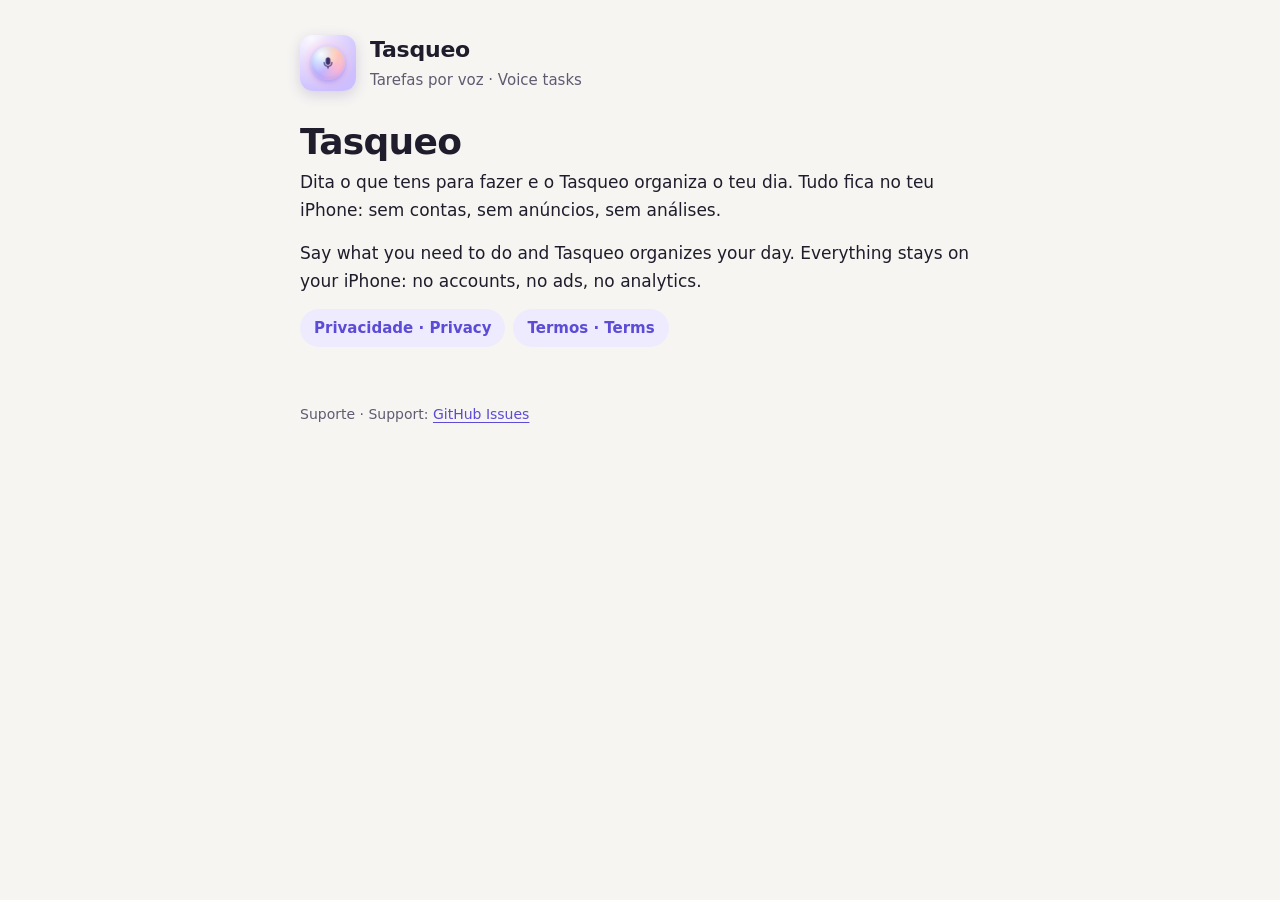
<file: index.html>
<!doctype html>
<html lang="pt-PT">
<head>
<meta charset="utf-8">
<meta name="viewport" content="width=device-width, initial-scale=1, viewport-fit=cover">
<title>Tasqueo · Tarefas por voz</title>
<meta name="description" content="Tasqueo: tarefas por voz, privadas, no teu iPhone. Política de privacidade e termos de utilização.">
<link rel="icon" href="icon.png">
<link rel="apple-touch-icon" href="apple-touch-icon.png">
<link rel="stylesheet" href="style.css">
</head>
<body>
<div class="wrap">
  <div class="site-head">
    <img src="icon.png" alt="" width="56" height="56">
    <div><div class="name">Tasqueo</div><div class="sub">Tarefas por voz · Voice tasks</div></div>
  </div>

  <h1>Tasqueo</h1>
  <p lang="pt-PT">Dita o que tens para fazer e o Tasqueo organiza o teu dia. Tudo fica no teu iPhone: sem contas, sem anúncios, sem análises.</p>
  <p lang="en">Say what you need to do and Tasqueo organizes your day. Everything stays on your iPhone: no accounts, no ads, no analytics.</p>

  <nav class="pages" aria-label="Páginas / Pages">
    <a href="privacy.html">Privacidade · Privacy</a>
    <a href="terms.html">Termos · Terms</a>
  </nav>

  <footer>Suporte · Support: <a href="https://github.com/franciscoesanto96-netizen/tasqueo-legal/issues">GitHub Issues</a></footer>
</div>
</body>
</html>
</file>
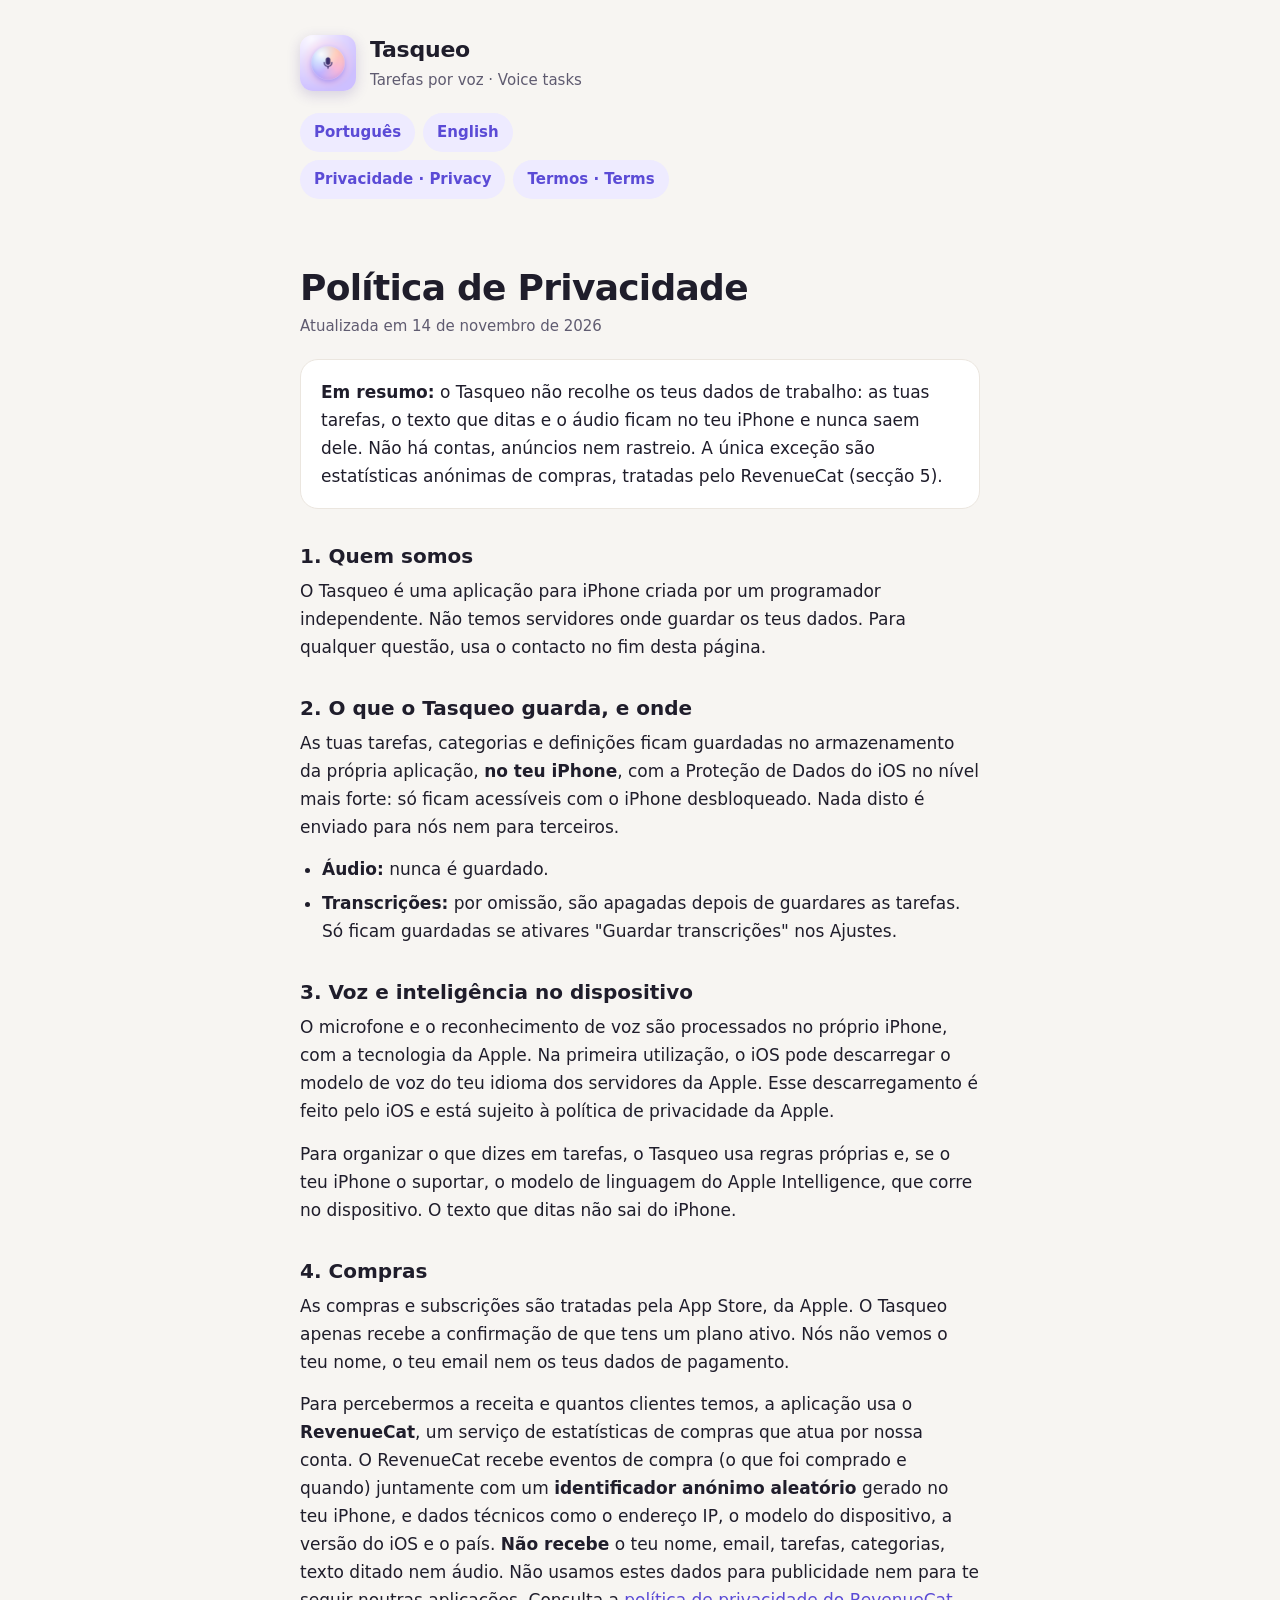
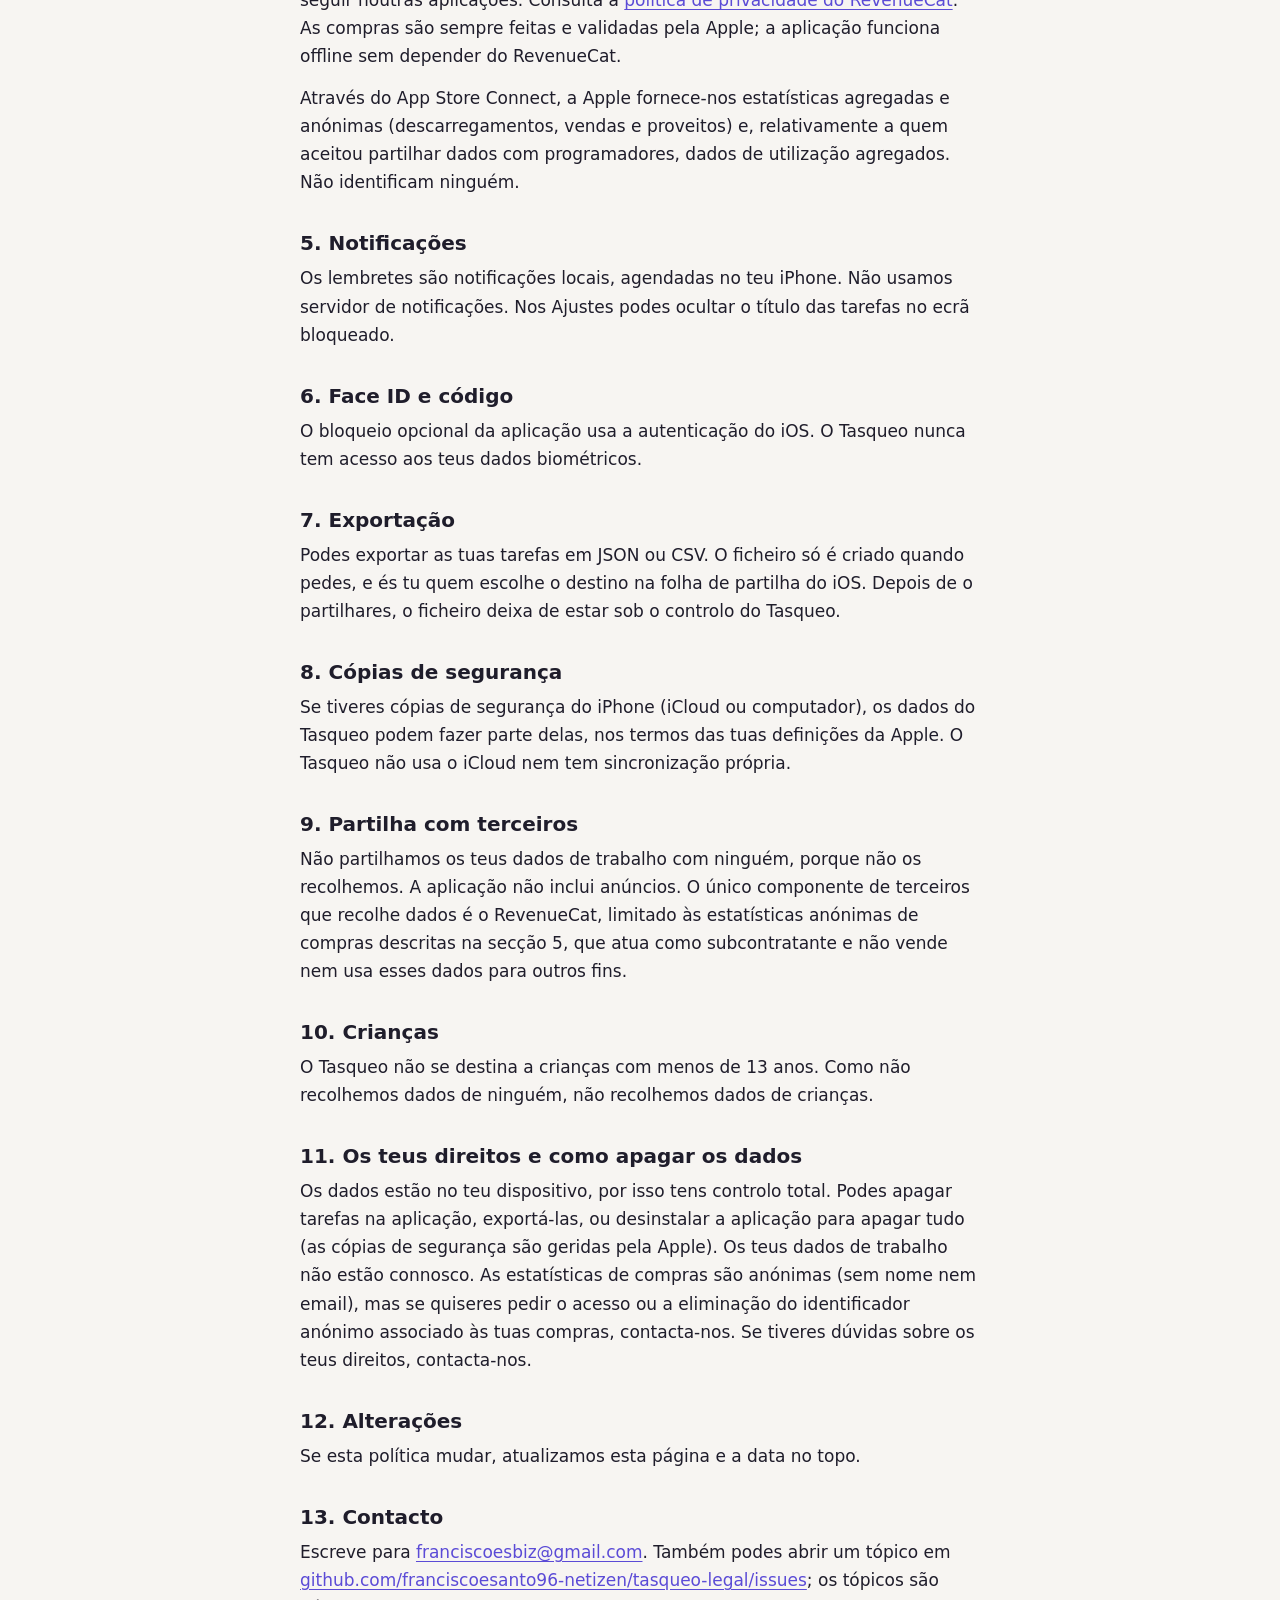
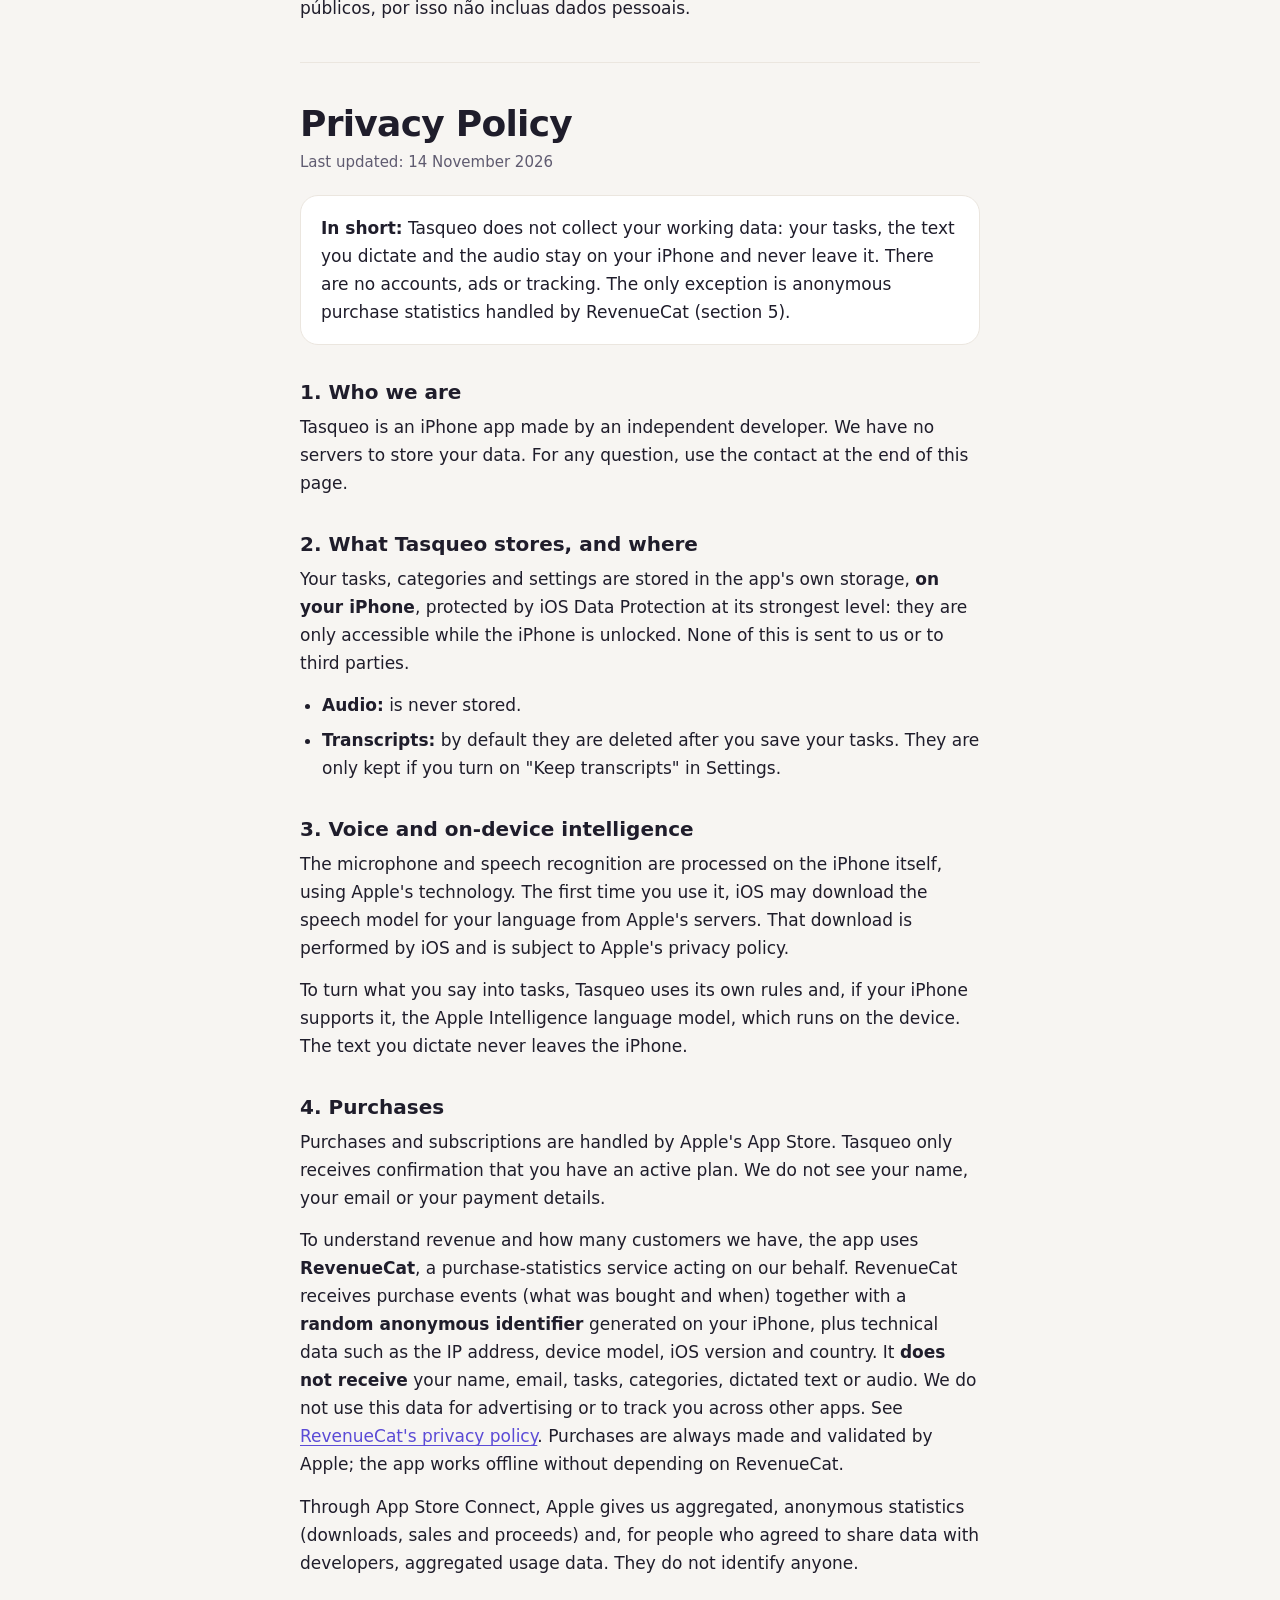
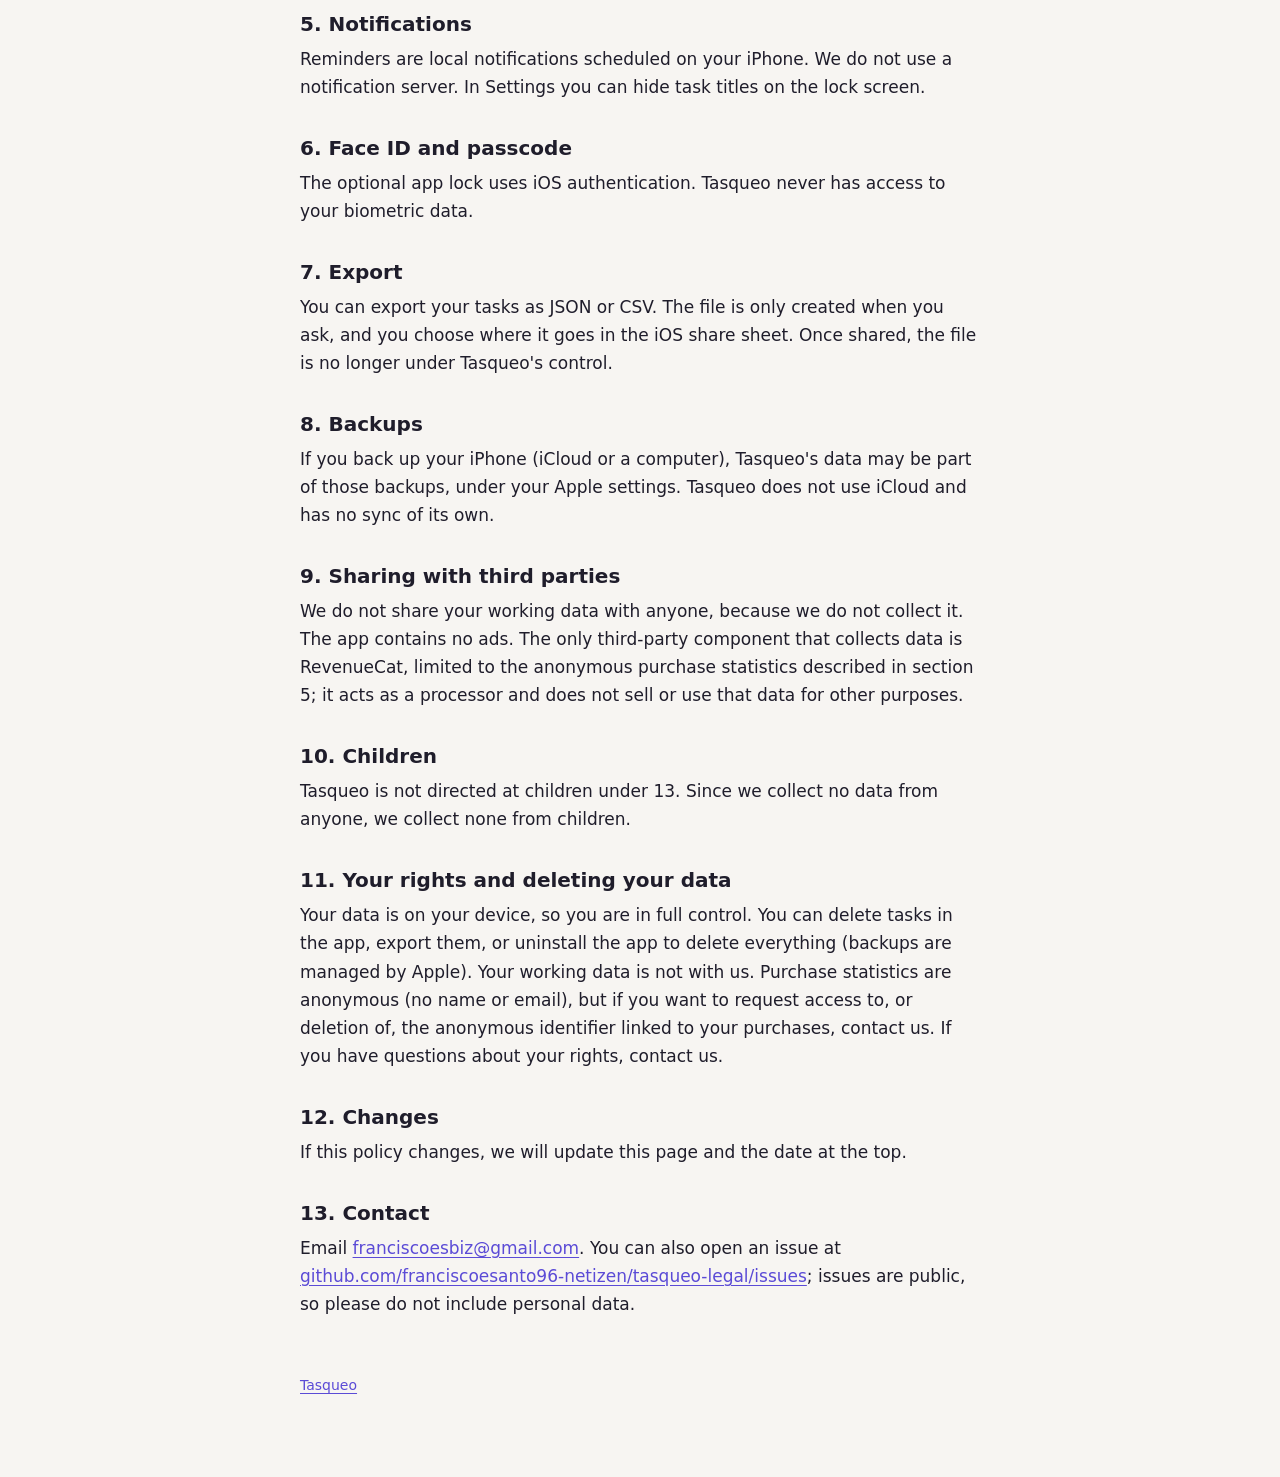
<file: privacy.html>
<!doctype html>
<html lang="pt-PT">
<head>
<meta charset="utf-8">
<meta name="viewport" content="width=device-width, initial-scale=1, viewport-fit=cover">
<title>Política de Privacidade · Privacy Policy · Tasqueo</title>
<meta name="description" content="Política de Privacidade do Tasqueo. O Tasqueo não recolhe os teus dados: tudo fica no teu iPhone.">
<link rel="icon" href="icon.png">
<link rel="apple-touch-icon" href="apple-touch-icon.png">
<link rel="stylesheet" href="style.css">
</head>
<body>
<div class="wrap">
  <div class="site-head">
    <img src="icon.png" alt="" width="56" height="56">
    <div><div class="name">Tasqueo</div><div class="sub">Tarefas por voz · Voice tasks</div></div>
  </div>
  <nav class="langs" aria-label="Idioma / Language"><a href="#pt" hreflang="pt-PT">Português</a><a href="#en" hreflang="en">English</a></nav>
  <nav class="pages" aria-label="Páginas / Pages"><a href="privacy.html" aria-current="page">Privacidade · Privacy</a><a href="terms.html">Termos · Terms</a></nav>

  <section class="lang" id="pt" lang="pt-PT">
    <h1>Política de Privacidade</h1>
    <p class="updated">Atualizada em 14 de novembro de 2026</p>
    <div class="summary"><p><strong>Em resumo:</strong> o Tasqueo não recolhe os teus dados de trabalho: as tuas tarefas, o texto que ditas e o áudio ficam no teu iPhone e nunca saem dele. Não há contas, anúncios nem rastreio. A única exceção são estatísticas anónimas de compras, tratadas pelo RevenueCat (secção 5).</p></div>

    <h2>1. Quem somos</h2>
    <p>O Tasqueo é uma aplicação para iPhone criada por um programador independente. Não temos servidores onde guardar os teus dados. Para qualquer questão, usa o contacto no fim desta página.</p>

    <h2>2. O que o Tasqueo guarda, e onde</h2>
    <p>As tuas tarefas, categorias e definições ficam guardadas no armazenamento da própria aplicação, <strong>no teu iPhone</strong>, com a Proteção de Dados do iOS no nível mais forte: só ficam acessíveis com o iPhone desbloqueado. Nada disto é enviado para nós nem para terceiros.</p>
    <ul>
      <li><strong>Áudio:</strong> nunca é guardado.</li>
      <li><strong>Transcrições:</strong> por omissão, são apagadas depois de guardares as tarefas. Só ficam guardadas se ativares "Guardar transcrições" nos Ajustes.</li>
    </ul>

    <h2>3. Voz e inteligência no dispositivo</h2>
    <p>O microfone e o reconhecimento de voz são processados no próprio iPhone, com a tecnologia da Apple. Na primeira utilização, o iOS pode descarregar o modelo de voz do teu idioma dos servidores da Apple. Esse descarregamento é feito pelo iOS e está sujeito à política de privacidade da Apple.</p>
    <p>Para organizar o que dizes em tarefas, o Tasqueo usa regras próprias e, se o teu iPhone o suportar, o modelo de linguagem do Apple Intelligence, que corre no dispositivo. O texto que ditas não sai do iPhone.</p>

    <h2>4. Compras</h2>
    <p>As compras e subscrições são tratadas pela App Store, da Apple. O Tasqueo apenas recebe a confirmação de que tens um plano ativo. Nós não vemos o teu nome, o teu email nem os teus dados de pagamento.</p>
    <p>Para percebermos a receita e quantos clientes temos, a aplicação usa o <strong>RevenueCat</strong>, um serviço de estatísticas de compras que atua por nossa conta. O RevenueCat recebe eventos de compra (o que foi comprado e quando) juntamente com um <strong>identificador anónimo aleatório</strong> gerado no teu iPhone, e dados técnicos como o endereço IP, o modelo do dispositivo, a versão do iOS e o país. <strong>Não recebe</strong> o teu nome, email, tarefas, categorias, texto ditado nem áudio. Não usamos estes dados para publicidade nem para te seguir noutras aplicações. Consulta a <a href="https://www.revenuecat.com/privacy">política de privacidade do RevenueCat</a>. As compras são sempre feitas e validadas pela Apple; a aplicação funciona offline sem depender do RevenueCat.</p>
    <p>Através do App Store Connect, a Apple fornece-nos estatísticas agregadas e anónimas (descarregamentos, vendas e proveitos) e, relativamente a quem aceitou partilhar dados com programadores, dados de utilização agregados. Não identificam ninguém.</p>

    <h2>5. Notificações</h2>
    <p>Os lembretes são notificações locais, agendadas no teu iPhone. Não usamos servidor de notificações. Nos Ajustes podes ocultar o título das tarefas no ecrã bloqueado.</p>

    <h2>6. Face ID e código</h2>
    <p>O bloqueio opcional da aplicação usa a autenticação do iOS. O Tasqueo nunca tem acesso aos teus dados biométricos.</p>

    <h2>7. Exportação</h2>
    <p>Podes exportar as tuas tarefas em JSON ou CSV. O ficheiro só é criado quando pedes, e és tu quem escolhe o destino na folha de partilha do iOS. Depois de o partilhares, o ficheiro deixa de estar sob o controlo do Tasqueo.</p>

    <h2>8. Cópias de segurança</h2>
    <p>Se tiveres cópias de segurança do iPhone (iCloud ou computador), os dados do Tasqueo podem fazer parte delas, nos termos das tuas definições da Apple. O Tasqueo não usa o iCloud nem tem sincronização própria.</p>

    <h2>9. Partilha com terceiros</h2>
    <p>Não partilhamos os teus dados de trabalho com ninguém, porque não os recolhemos. A aplicação não inclui anúncios. O único componente de terceiros que recolhe dados é o RevenueCat, limitado às estatísticas anónimas de compras descritas na secção 5, que atua como subcontratante e não vende nem usa esses dados para outros fins.</p>

    <h2>10. Crianças</h2>
    <p>O Tasqueo não se destina a crianças com menos de 13 anos. Como não recolhemos dados de ninguém, não recolhemos dados de crianças.</p>

    <h2>11. Os teus direitos e como apagar os dados</h2>
    <p>Os dados estão no teu dispositivo, por isso tens controlo total. Podes apagar tarefas na aplicação, exportá-las, ou desinstalar a aplicação para apagar tudo (as cópias de segurança são geridas pela Apple). Os teus dados de trabalho não estão connosco. As estatísticas de compras são anónimas (sem nome nem email), mas se quiseres pedir o acesso ou a eliminação do identificador anónimo associado às tuas compras, contacta-nos. Se tiveres dúvidas sobre os teus direitos, contacta-nos.</p>

    <h2>12. Alterações</h2>
    <p>Se esta política mudar, atualizamos esta página e a data no topo.</p>

    <h2>13. Contacto</h2>
    <p>Escreve para <a href="mailto:franciscoesbiz@gmail.com">franciscoesbiz@gmail.com</a>. Também podes abrir um tópico em <a href="https://github.com/franciscoesanto96-netizen/tasqueo-legal/issues">github.com/franciscoesanto96-netizen/tasqueo-legal/issues</a>; os tópicos são públicos, por isso não incluas dados pessoais.</p>
  </section>

  <section class="lang" id="en" lang="en">
    <h1>Privacy Policy</h1>
    <p class="updated">Last updated: 14 November 2026</p>
    <div class="summary"><p><strong>In short:</strong> Tasqueo does not collect your working data: your tasks, the text you dictate and the audio stay on your iPhone and never leave it. There are no accounts, ads or tracking. The only exception is anonymous purchase statistics handled by RevenueCat (section 5).</p></div>

    <h2>1. Who we are</h2>
    <p>Tasqueo is an iPhone app made by an independent developer. We have no servers to store your data. For any question, use the contact at the end of this page.</p>

    <h2>2. What Tasqueo stores, and where</h2>
    <p>Your tasks, categories and settings are stored in the app's own storage, <strong>on your iPhone</strong>, protected by iOS Data Protection at its strongest level: they are only accessible while the iPhone is unlocked. None of this is sent to us or to third parties.</p>
    <ul>
      <li><strong>Audio:</strong> is never stored.</li>
      <li><strong>Transcripts:</strong> by default they are deleted after you save your tasks. They are only kept if you turn on "Keep transcripts" in Settings.</li>
    </ul>

    <h2>3. Voice and on-device intelligence</h2>
    <p>The microphone and speech recognition are processed on the iPhone itself, using Apple's technology. The first time you use it, iOS may download the speech model for your language from Apple's servers. That download is performed by iOS and is subject to Apple's privacy policy.</p>
    <p>To turn what you say into tasks, Tasqueo uses its own rules and, if your iPhone supports it, the Apple Intelligence language model, which runs on the device. The text you dictate never leaves the iPhone.</p>

    <h2>4. Purchases</h2>
    <p>Purchases and subscriptions are handled by Apple's App Store. Tasqueo only receives confirmation that you have an active plan. We do not see your name, your email or your payment details.</p>
    <p>To understand revenue and how many customers we have, the app uses <strong>RevenueCat</strong>, a purchase-statistics service acting on our behalf. RevenueCat receives purchase events (what was bought and when) together with a <strong>random anonymous identifier</strong> generated on your iPhone, plus technical data such as the IP address, device model, iOS version and country. It <strong>does not receive</strong> your name, email, tasks, categories, dictated text or audio. We do not use this data for advertising or to track you across other apps. See <a href="https://www.revenuecat.com/privacy">RevenueCat's privacy policy</a>. Purchases are always made and validated by Apple; the app works offline without depending on RevenueCat.</p>
    <p>Through App Store Connect, Apple gives us aggregated, anonymous statistics (downloads, sales and proceeds) and, for people who agreed to share data with developers, aggregated usage data. They do not identify anyone.</p>

    <h2>5. Notifications</h2>
    <p>Reminders are local notifications scheduled on your iPhone. We do not use a notification server. In Settings you can hide task titles on the lock screen.</p>

    <h2>6. Face ID and passcode</h2>
    <p>The optional app lock uses iOS authentication. Tasqueo never has access to your biometric data.</p>

    <h2>7. Export</h2>
    <p>You can export your tasks as JSON or CSV. The file is only created when you ask, and you choose where it goes in the iOS share sheet. Once shared, the file is no longer under Tasqueo's control.</p>

    <h2>8. Backups</h2>
    <p>If you back up your iPhone (iCloud or a computer), Tasqueo's data may be part of those backups, under your Apple settings. Tasqueo does not use iCloud and has no sync of its own.</p>

    <h2>9. Sharing with third parties</h2>
    <p>We do not share your working data with anyone, because we do not collect it. The app contains no ads. The only third-party component that collects data is RevenueCat, limited to the anonymous purchase statistics described in section 5; it acts as a processor and does not sell or use that data for other purposes.</p>

    <h2>10. Children</h2>
    <p>Tasqueo is not directed at children under 13. Since we collect no data from anyone, we collect none from children.</p>

    <h2>11. Your rights and deleting your data</h2>
    <p>Your data is on your device, so you are in full control. You can delete tasks in the app, export them, or uninstall the app to delete everything (backups are managed by Apple). Your working data is not with us. Purchase statistics are anonymous (no name or email), but if you want to request access to, or deletion of, the anonymous identifier linked to your purchases, contact us. If you have questions about your rights, contact us.</p>

    <h2>12. Changes</h2>
    <p>If this policy changes, we will update this page and the date at the top.</p>

    <h2>13. Contact</h2>
    <p>Email <a href="mailto:franciscoesbiz@gmail.com">franciscoesbiz@gmail.com</a>. You can also open an issue at <a href="https://github.com/franciscoesanto96-netizen/tasqueo-legal/issues">github.com/franciscoesanto96-netizen/tasqueo-legal/issues</a>; issues are public, so please do not include personal data.</p>
  </section>

  <footer><a href="./">Tasqueo</a></footer>
</div>
</body>
</html>
</file>
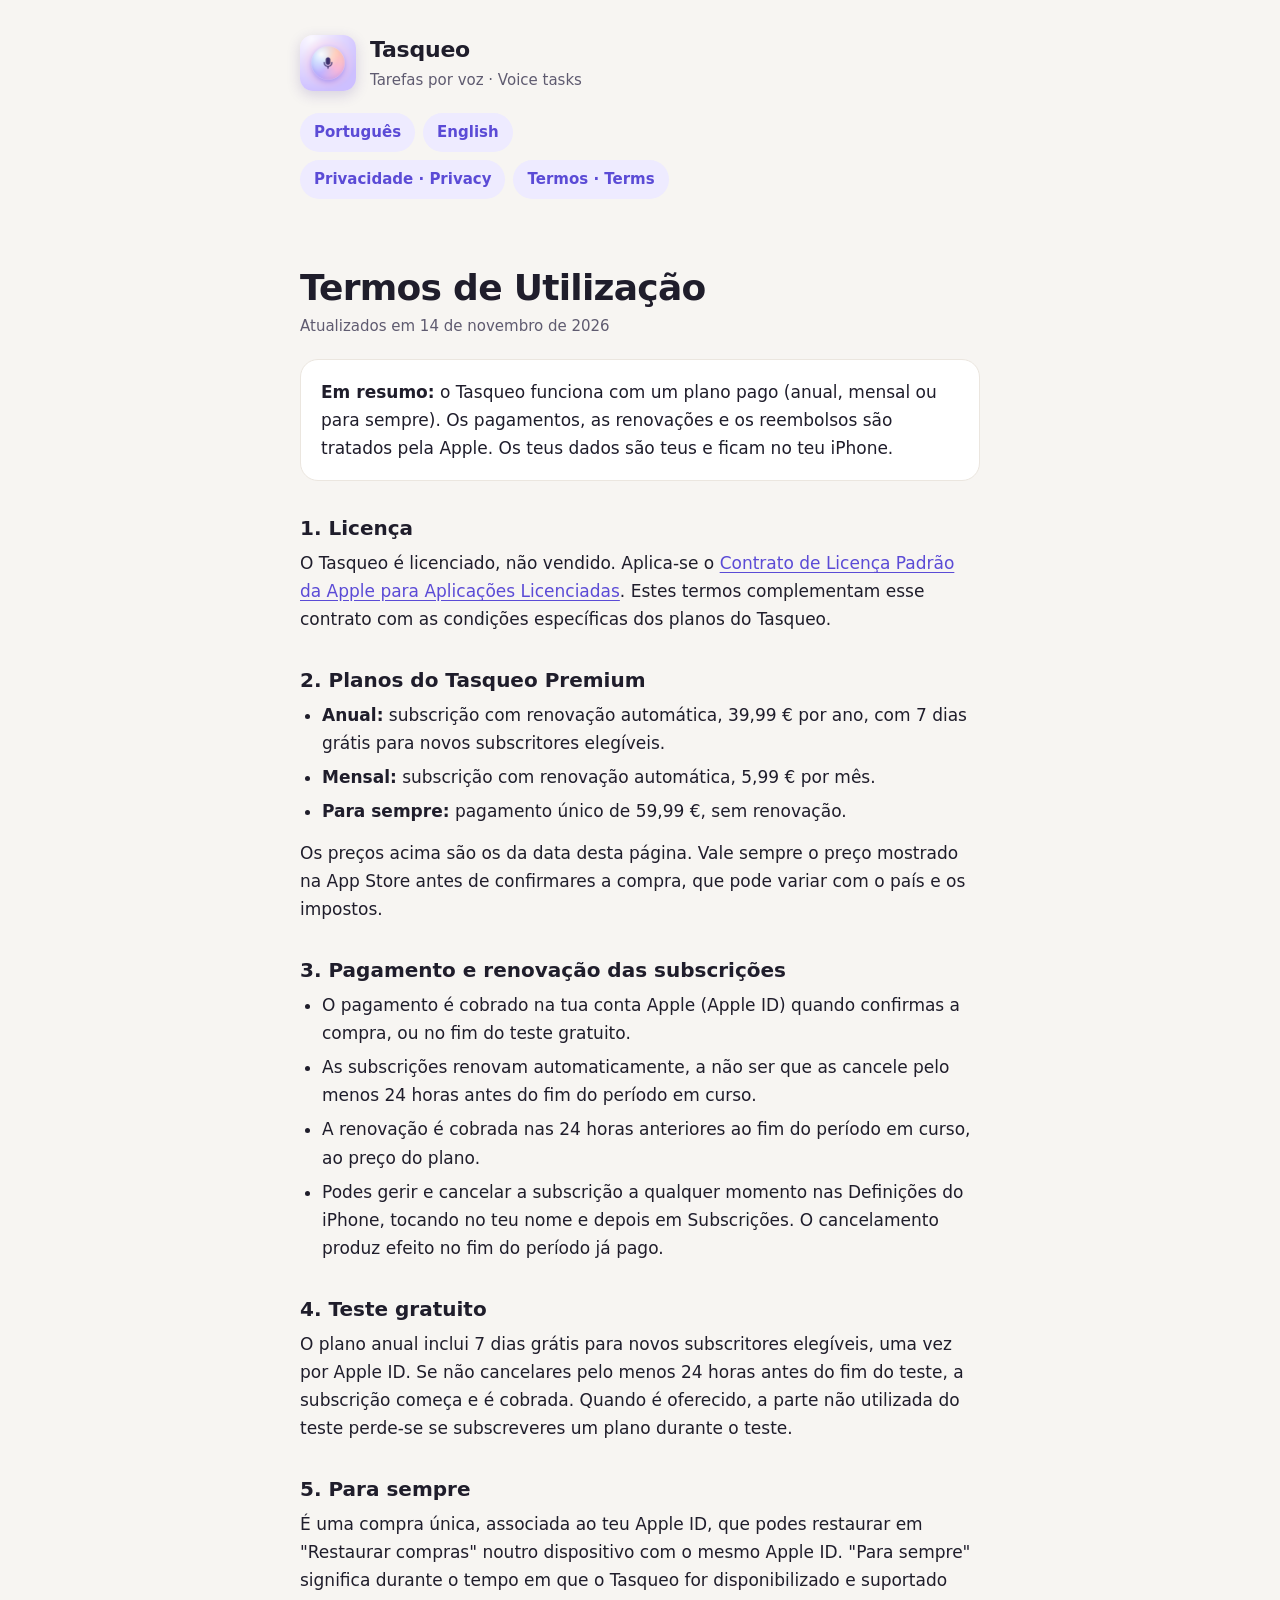
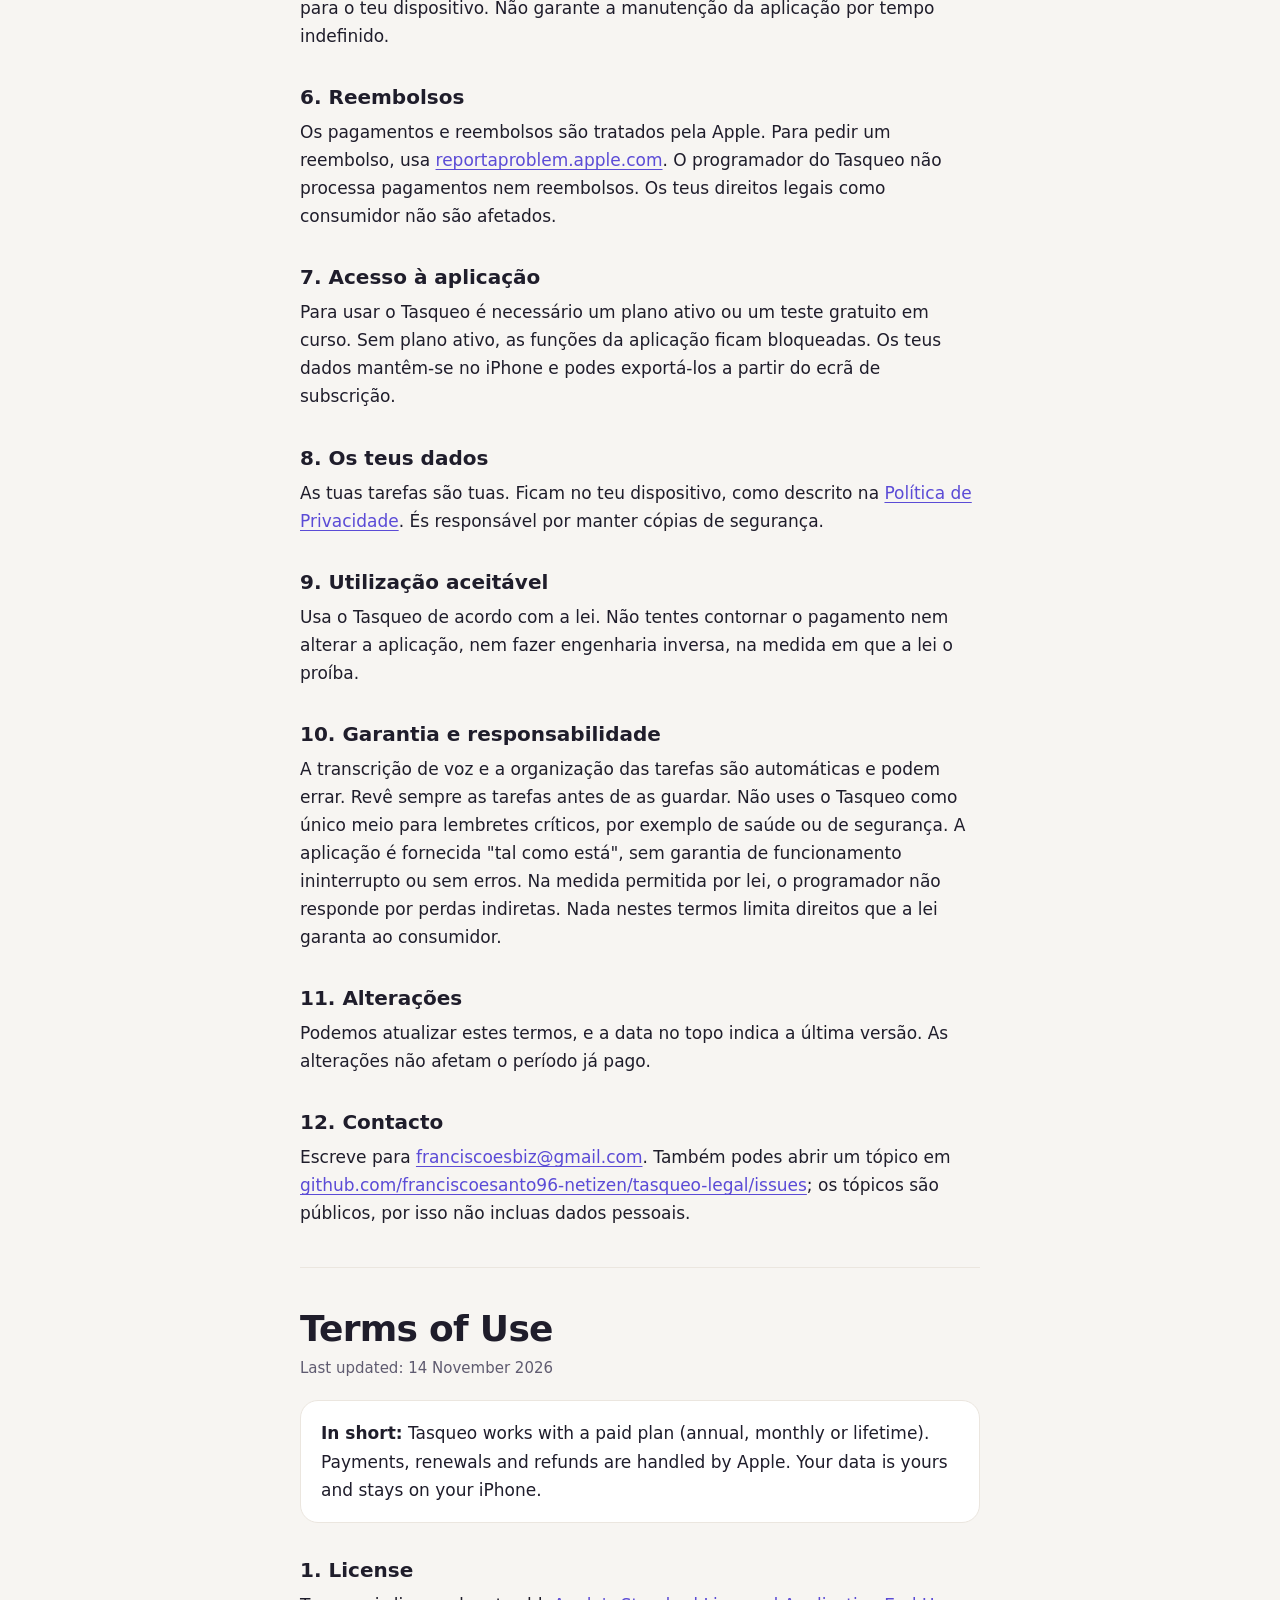
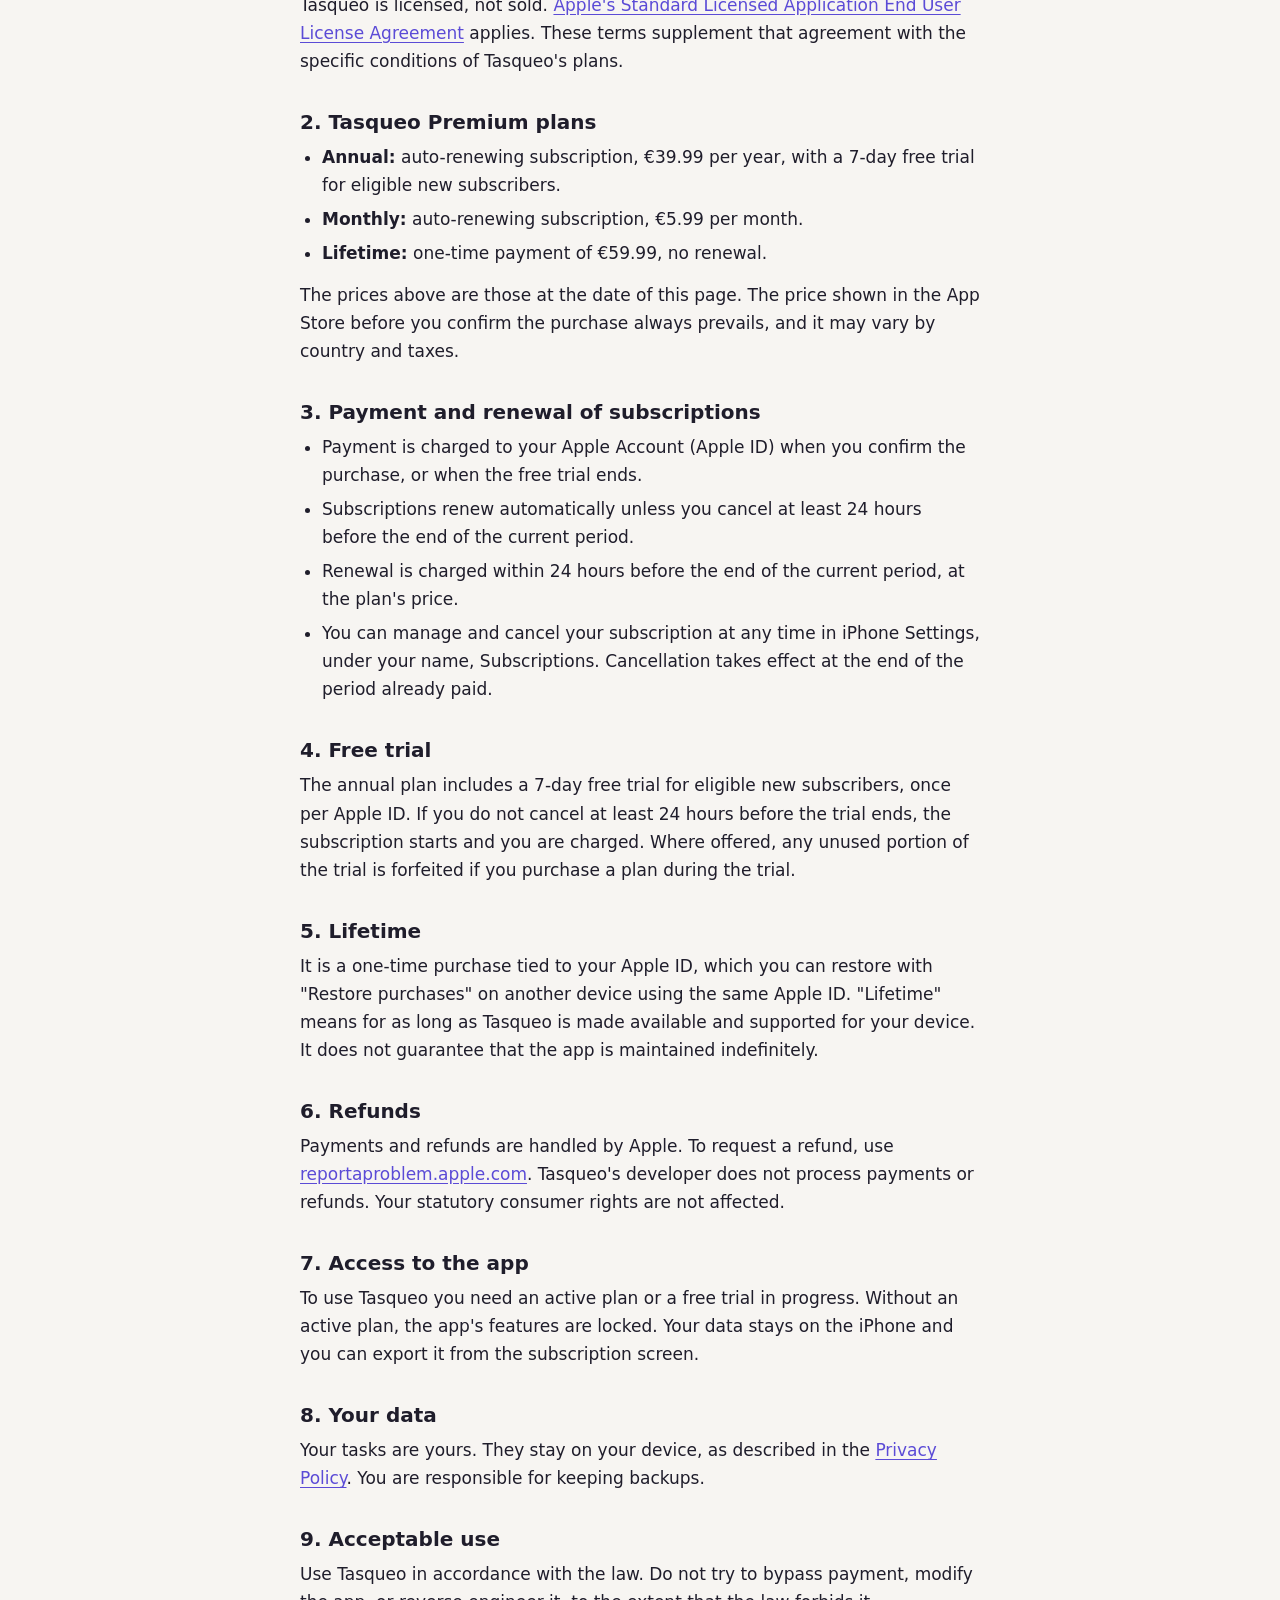
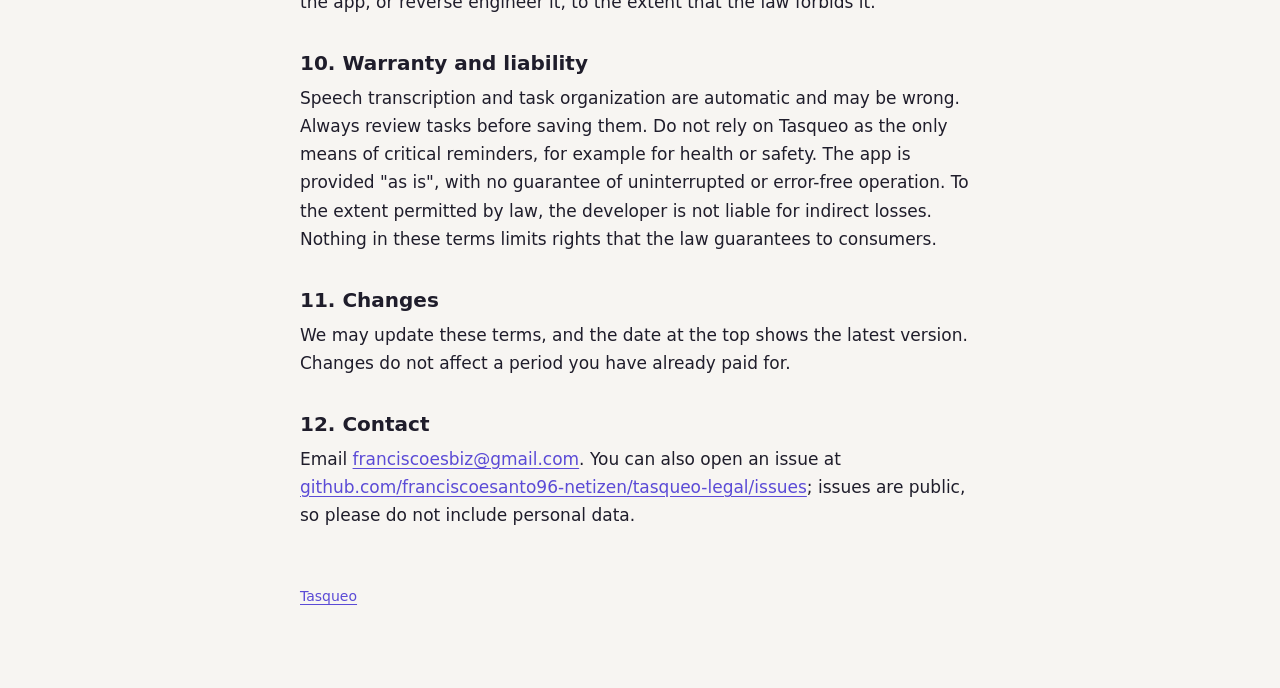
<file: terms.html>
<!doctype html>
<html lang="pt-PT">
<head>
<meta charset="utf-8">
<meta name="viewport" content="width=device-width, initial-scale=1, viewport-fit=cover">
<title>Termos de Utilização · Terms of Use · Tasqueo</title>
<meta name="description" content="Termos de Utilização do Tasqueo: licença, subscrições, teste gratuito, compra única e reembolsos.">
<link rel="icon" href="icon.png">
<link rel="apple-touch-icon" href="apple-touch-icon.png">
<link rel="stylesheet" href="style.css">
</head>
<body>
<div class="wrap">
  <div class="site-head">
    <img src="icon.png" alt="" width="56" height="56">
    <div><div class="name">Tasqueo</div><div class="sub">Tarefas por voz · Voice tasks</div></div>
  </div>
  <nav class="langs" aria-label="Idioma / Language"><a href="#pt" hreflang="pt-PT">Português</a><a href="#en" hreflang="en">English</a></nav>
  <nav class="pages" aria-label="Páginas / Pages"><a href="privacy.html">Privacidade · Privacy</a><a href="terms.html" aria-current="page">Termos · Terms</a></nav>

  <section class="lang" id="pt" lang="pt-PT">
    <h1>Termos de Utilização</h1>
    <p class="updated">Atualizados em 14 de novembro de 2026</p>
    <div class="summary"><p><strong>Em resumo:</strong> o Tasqueo funciona com um plano pago (anual, mensal ou para sempre). Os pagamentos, as renovações e os reembolsos são tratados pela Apple. Os teus dados são teus e ficam no teu iPhone.</p></div>

    <h2>1. Licença</h2>
    <p>O Tasqueo é licenciado, não vendido. Aplica-se o <a href="https://www.apple.com/legal/internet-services/itunes/dev/stdeula/">Contrato de Licença Padrão da Apple para Aplicações Licenciadas</a>. Estes termos complementam esse contrato com as condições específicas dos planos do Tasqueo.</p>

    <h2>2. Planos do Tasqueo Premium</h2>
    <ul>
      <li><strong>Anual:</strong> subscrição com renovação automática, 39,99 € por ano, com 7 dias grátis para novos subscritores elegíveis.</li>
      <li><strong>Mensal:</strong> subscrição com renovação automática, 5,99 € por mês.</li>
      <li><strong>Para sempre:</strong> pagamento único de 59,99 €, sem renovação.</li>
    </ul>
    <p>Os preços acima são os da data desta página. Vale sempre o preço mostrado na App Store antes de confirmares a compra, que pode variar com o país e os impostos.</p>

    <h2>3. Pagamento e renovação das subscrições</h2>
    <ul>
      <li>O pagamento é cobrado na tua conta Apple (Apple ID) quando confirmas a compra, ou no fim do teste gratuito.</li>
      <li>As subscrições renovam automaticamente, a não ser que as cancele pelo menos 24 horas antes do fim do período em curso.</li>
      <li>A renovação é cobrada nas 24 horas anteriores ao fim do período em curso, ao preço do plano.</li>
      <li>Podes gerir e cancelar a subscrição a qualquer momento nas Definições do iPhone, tocando no teu nome e depois em Subscrições. O cancelamento produz efeito no fim do período já pago.</li>
    </ul>

    <h2>4. Teste gratuito</h2>
    <p>O plano anual inclui 7 dias grátis para novos subscritores elegíveis, uma vez por Apple ID. Se não cancelares pelo menos 24 horas antes do fim do teste, a subscrição começa e é cobrada. Quando é oferecido, a parte não utilizada do teste perde-se se subscreveres um plano durante o teste.</p>

    <h2>5. Para sempre</h2>
    <p>É uma compra única, associada ao teu Apple ID, que podes restaurar em "Restaurar compras" noutro dispositivo com o mesmo Apple ID. "Para sempre" significa durante o tempo em que o Tasqueo for disponibilizado e suportado para o teu dispositivo. Não garante a manutenção da aplicação por tempo indefinido.</p>

    <h2>6. Reembolsos</h2>
    <p>Os pagamentos e reembolsos são tratados pela Apple. Para pedir um reembolso, usa <a href="https://reportaproblem.apple.com">reportaproblem.apple.com</a>. O programador do Tasqueo não processa pagamentos nem reembolsos. Os teus direitos legais como consumidor não são afetados.</p>

    <h2>7. Acesso à aplicação</h2>
    <p>Para usar o Tasqueo é necessário um plano ativo ou um teste gratuito em curso. Sem plano ativo, as funções da aplicação ficam bloqueadas. Os teus dados mantêm-se no iPhone e podes exportá-los a partir do ecrã de subscrição.</p>

    <h2>8. Os teus dados</h2>
    <p>As tuas tarefas são tuas. Ficam no teu dispositivo, como descrito na <a href="privacy.html">Política de Privacidade</a>. És responsável por manter cópias de segurança.</p>

    <h2>9. Utilização aceitável</h2>
    <p>Usa o Tasqueo de acordo com a lei. Não tentes contornar o pagamento nem alterar a aplicação, nem fazer engenharia inversa, na medida em que a lei o proíba.</p>

    <h2>10. Garantia e responsabilidade</h2>
    <p>A transcrição de voz e a organização das tarefas são automáticas e podem errar. Revê sempre as tarefas antes de as guardar. Não uses o Tasqueo como único meio para lembretes críticos, por exemplo de saúde ou de segurança. A aplicação é fornecida "tal como está", sem garantia de funcionamento ininterrupto ou sem erros. Na medida permitida por lei, o programador não responde por perdas indiretas. Nada nestes termos limita direitos que a lei garanta ao consumidor.</p>

    <h2>11. Alterações</h2>
    <p>Podemos atualizar estes termos, e a data no topo indica a última versão. As alterações não afetam o período já pago.</p>

    <h2>12. Contacto</h2>
    <p>Escreve para <a href="mailto:franciscoesbiz@gmail.com">franciscoesbiz@gmail.com</a>. Também podes abrir um tópico em <a href="https://github.com/franciscoesanto96-netizen/tasqueo-legal/issues">github.com/franciscoesanto96-netizen/tasqueo-legal/issues</a>; os tópicos são públicos, por isso não incluas dados pessoais.</p>
  </section>

  <section class="lang" id="en" lang="en">
    <h1>Terms of Use</h1>
    <p class="updated">Last updated: 14 November 2026</p>
    <div class="summary"><p><strong>In short:</strong> Tasqueo works with a paid plan (annual, monthly or lifetime). Payments, renewals and refunds are handled by Apple. Your data is yours and stays on your iPhone.</p></div>

    <h2>1. License</h2>
    <p>Tasqueo is licensed, not sold. <a href="https://www.apple.com/legal/internet-services/itunes/dev/stdeula/">Apple's Standard Licensed Application End User License Agreement</a> applies. These terms supplement that agreement with the specific conditions of Tasqueo's plans.</p>

    <h2>2. Tasqueo Premium plans</h2>
    <ul>
      <li><strong>Annual:</strong> auto-renewing subscription, €39.99 per year, with a 7-day free trial for eligible new subscribers.</li>
      <li><strong>Monthly:</strong> auto-renewing subscription, €5.99 per month.</li>
      <li><strong>Lifetime:</strong> one-time payment of €59.99, no renewal.</li>
    </ul>
    <p>The prices above are those at the date of this page. The price shown in the App Store before you confirm the purchase always prevails, and it may vary by country and taxes.</p>

    <h2>3. Payment and renewal of subscriptions</h2>
    <ul>
      <li>Payment is charged to your Apple Account (Apple ID) when you confirm the purchase, or when the free trial ends.</li>
      <li>Subscriptions renew automatically unless you cancel at least 24 hours before the end of the current period.</li>
      <li>Renewal is charged within 24 hours before the end of the current period, at the plan's price.</li>
      <li>You can manage and cancel your subscription at any time in iPhone Settings, under your name, Subscriptions. Cancellation takes effect at the end of the period already paid.</li>
    </ul>

    <h2>4. Free trial</h2>
    <p>The annual plan includes a 7-day free trial for eligible new subscribers, once per Apple ID. If you do not cancel at least 24 hours before the trial ends, the subscription starts and you are charged. Where offered, any unused portion of the trial is forfeited if you purchase a plan during the trial.</p>

    <h2>5. Lifetime</h2>
    <p>It is a one-time purchase tied to your Apple ID, which you can restore with "Restore purchases" on another device using the same Apple ID. "Lifetime" means for as long as Tasqueo is made available and supported for your device. It does not guarantee that the app is maintained indefinitely.</p>

    <h2>6. Refunds</h2>
    <p>Payments and refunds are handled by Apple. To request a refund, use <a href="https://reportaproblem.apple.com">reportaproblem.apple.com</a>. Tasqueo's developer does not process payments or refunds. Your statutory consumer rights are not affected.</p>

    <h2>7. Access to the app</h2>
    <p>To use Tasqueo you need an active plan or a free trial in progress. Without an active plan, the app's features are locked. Your data stays on the iPhone and you can export it from the subscription screen.</p>

    <h2>8. Your data</h2>
    <p>Your tasks are yours. They stay on your device, as described in the <a href="privacy.html">Privacy Policy</a>. You are responsible for keeping backups.</p>

    <h2>9. Acceptable use</h2>
    <p>Use Tasqueo in accordance with the law. Do not try to bypass payment, modify the app, or reverse engineer it, to the extent that the law forbids it.</p>

    <h2>10. Warranty and liability</h2>
    <p>Speech transcription and task organization are automatic and may be wrong. Always review tasks before saving them. Do not rely on Tasqueo as the only means of critical reminders, for example for health or safety. The app is provided "as is", with no guarantee of uninterrupted or error-free operation. To the extent permitted by law, the developer is not liable for indirect losses. Nothing in these terms limits rights that the law guarantees to consumers.</p>

    <h2>11. Changes</h2>
    <p>We may update these terms, and the date at the top shows the latest version. Changes do not affect a period you have already paid for.</p>

    <h2>12. Contact</h2>
    <p>Email <a href="mailto:franciscoesbiz@gmail.com">franciscoesbiz@gmail.com</a>. You can also open an issue at <a href="https://github.com/franciscoesanto96-netizen/tasqueo-legal/issues">github.com/franciscoesanto96-netizen/tasqueo-legal/issues</a>; issues are public, so please do not include personal data.</p>
  </section>

  <footer><a href="./">Tasqueo</a></footer>
</div>
</body>
</html>
</file>
<file: style.css>
/* Páginas legais do Tasqueo: uma coluna de leitura, papel claro, lilás como acento (como a app). */
:root {
  --bg: #F7F5F2;
  --surface: #FFFFFF;
  --ink: #1F1D2B;
  --ink2: #5F5B70;
  --line: #EBE6DF;
  --accent: #5B4BD6;
  --soft: #EEEBFF;
  color-scheme: light;
}
@media (prefers-color-scheme: dark) {
  :root {
    --bg: #121217;
    --surface: #1C1C24;
    --ink: #F3F2F7;
    --ink2: #B4B1C2;
    --line: #30303B;
    --accent: #A99BFF;
    --soft: #2B2747;
    color-scheme: dark;
  }
}

* { box-sizing: border-box; }
body {
  margin: 0;
  background: var(--bg);
  color: var(--ink);
  font: 17px/1.65 -apple-system, BlinkMacSystemFont, "SF Pro Text", "Segoe UI", Roboto, system-ui, sans-serif;
  -webkit-text-size-adjust: 100%;
}
.wrap {
  max-width: 720px;
  margin: 0 auto;
  padding: 32px max(20px, env(safe-area-inset-right, 0px)) 80px max(20px, env(safe-area-inset-left, 0px));
}
a { color: var(--accent); text-underline-offset: 3px; }
a:focus-visible { outline: 3px solid var(--accent); outline-offset: 3px; border-radius: 4px; }

.site-head { display: flex; align-items: center; gap: 14px; margin-bottom: 8px; }
.site-head img { width: 56px; height: 56px; border-radius: 13px; flex: none; box-shadow: 0 4px 14px rgba(60, 40, 140, .18); }
.site-head .name { font-size: 22px; font-weight: 800; letter-spacing: -.01em; }
.site-head .sub { color: var(--ink2); font-size: 15px; }

nav.langs { display: flex; gap: 8px; flex-wrap: wrap; margin: 20px 0 8px; }
nav.langs a, nav.pages a {
  text-decoration: none; font-weight: 700; font-size: 15px;
  padding: 7px 14px; border-radius: 999px; background: var(--soft); color: var(--accent);
}
nav.pages { display: flex; gap: 8px; flex-wrap: wrap; margin: 4px 0 28px; }

h1 { font-size: clamp(28px, 6vw, 36px); line-height: 1.15; letter-spacing: -.02em; margin: 28px 0 6px; text-wrap: balance; }
h2 { font-size: 20px; line-height: 1.3; margin: 34px 0 8px; text-wrap: balance; }
p, ul { margin: 0 0 14px; }
ul { padding-left: 22px; }
li { margin-bottom: 6px; }
.updated { color: var(--ink2); font-size: 15px; margin-bottom: 20px; }
.summary {
  background: var(--surface); border: 1px solid var(--line); border-radius: 18px;
  padding: 18px 20px; margin: 18px 0 8px;
}
.summary p { margin: 0; }
section.lang { padding-top: 12px; border-top: 1px solid var(--line); margin-top: 40px; }
section.lang:first-of-type { border-top: 0; margin-top: 0; }
footer { margin-top: 56px; color: var(--ink2); font-size: 14px; }
code { font: .9em ui-monospace, SFMono-Regular, Menlo, Consolas, monospace; background: var(--soft); padding: 1px 6px; border-radius: 6px; }
</file>
